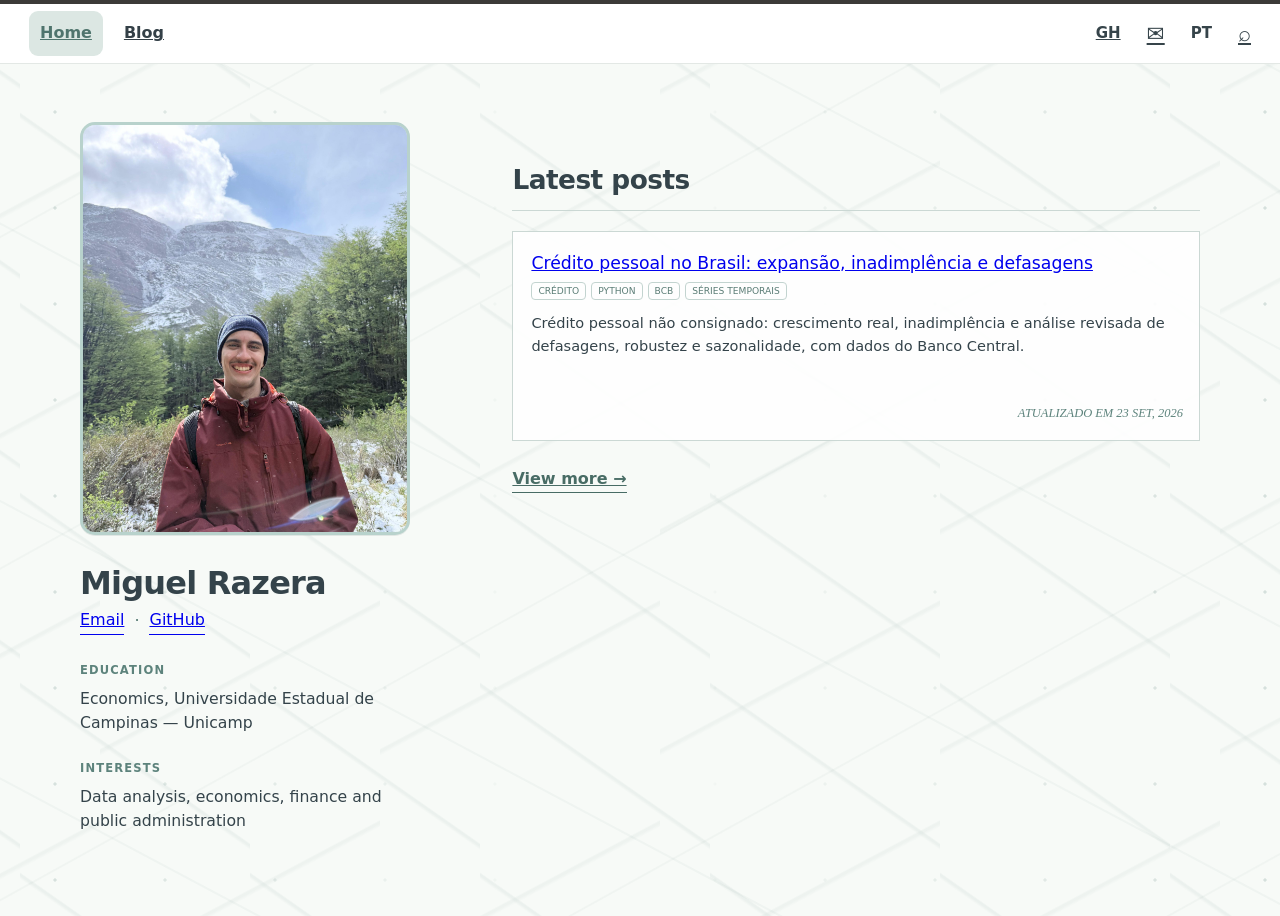
<file: index.html>
<!doctype html>
<html lang="pt-BR">
<head>
  <meta charset="utf-8">
  <meta name="viewport" content="width=device-width, initial-scale=1">
  <title>Miguel Razera · Economics and Data</title>
  <meta name="description" content="Página pessoal de Miguel Razera, economista interessado em dados, finanças e administração pública.">
  <meta property="og:title" content="Miguel Razera · Economia e Dados">
  <meta property="og:description" content="Economia, análise de dados e projetos em Python.">
  <meta property="og:image" content="https://miguelrazera99-svg.github.io/assets/Miguel_Sorrindo.jpg">
  <meta property="og:type" content="website">
<link rel="stylesheet" href="/assets/styles.css">
</head>
<body class="home-page">
  <header class="minimal-header">
    <nav class="minimal-nav" aria-label="Navegação principal">
      <div class="nav-pages">
        <a class="nav-tab active" href="/" aria-current="page">Home</a>
        <a class="nav-tab" href="/blog/">Blog</a>
      </div>
      <div class="nav-actions">
        <a href="https://github.com/miguelrazera99-svg" target="_blank" rel="noreferrer" aria-label="GitHub">GH</a>
        <a class="mail-icon" href="mailto:miguelrazera99@gmail.com" aria-label="Enviar e-mail">✉</a>
        <span aria-label="Idioma português">PT</span>
        <a class="search-icon" href="/blog/#search" aria-label="Pesquisar no blog">⌕</a>
      </div>
    </nav>
  </header>

  <main class="profile-home">
    <div class="network-background" aria-hidden="true"></div>
    <div class="profile-shell">
      <aside class="profile-column">
        <figure class="profile-photo-frame">
          <img src="assets/Miguel_Sorrindo.jpg" alt="Miguel Razera Sorrindo na Patagonia">
        </figure>
        <h1>Miguel Razera</h1>
        <div class="profile-links">
          <a href="mailto:miguelrazera99@gmail.com">Email</a>
          <span>·</span>
          <a href="https://github.com/miguelrazera99-svg" target="_blank" rel="noreferrer">GitHub</a>
        </div>

        <section class="profile-section">
          <h2>Education</h2>
          <p>Economics, Universidade Estadual de Campinas — Unicamp</p>
        </section>

        <section class="profile-section">
          <h2>Interests</h2>
          <p>Data analysis, economics, finance and public administration</p>
        </section>
      </aside>

      <section class="latest-column" aria-labelledby="latest-title">
        <h2 id="latest-title">Latest posts</h2>
        <article class="latest-card">
          <a class="latest-card-title" href="/artigos/credito-pessoal/">Crédito pessoal no Brasil: expansão, inadimplência e defasagens</a>
          <div class="compact-tags"><span>CRÉDITO</span><span>PYTHON</span><span>BCB</span><span>SÉRIES TEMPORAIS</span></div>
          <p>Crédito pessoal não consignado: crescimento real, inadimplência e análise revisada de defasagens, robustez e sazonalidade, com dados do Banco Central.</p>
          <time datetime="2026-09-23">ATUALIZADO EM 23 SET, 2026</time>
        </article>
        <a class="view-more" href="/blog/">View more →</a>
      </section>
    </div>
  </main>
</body>
</html>
</file>
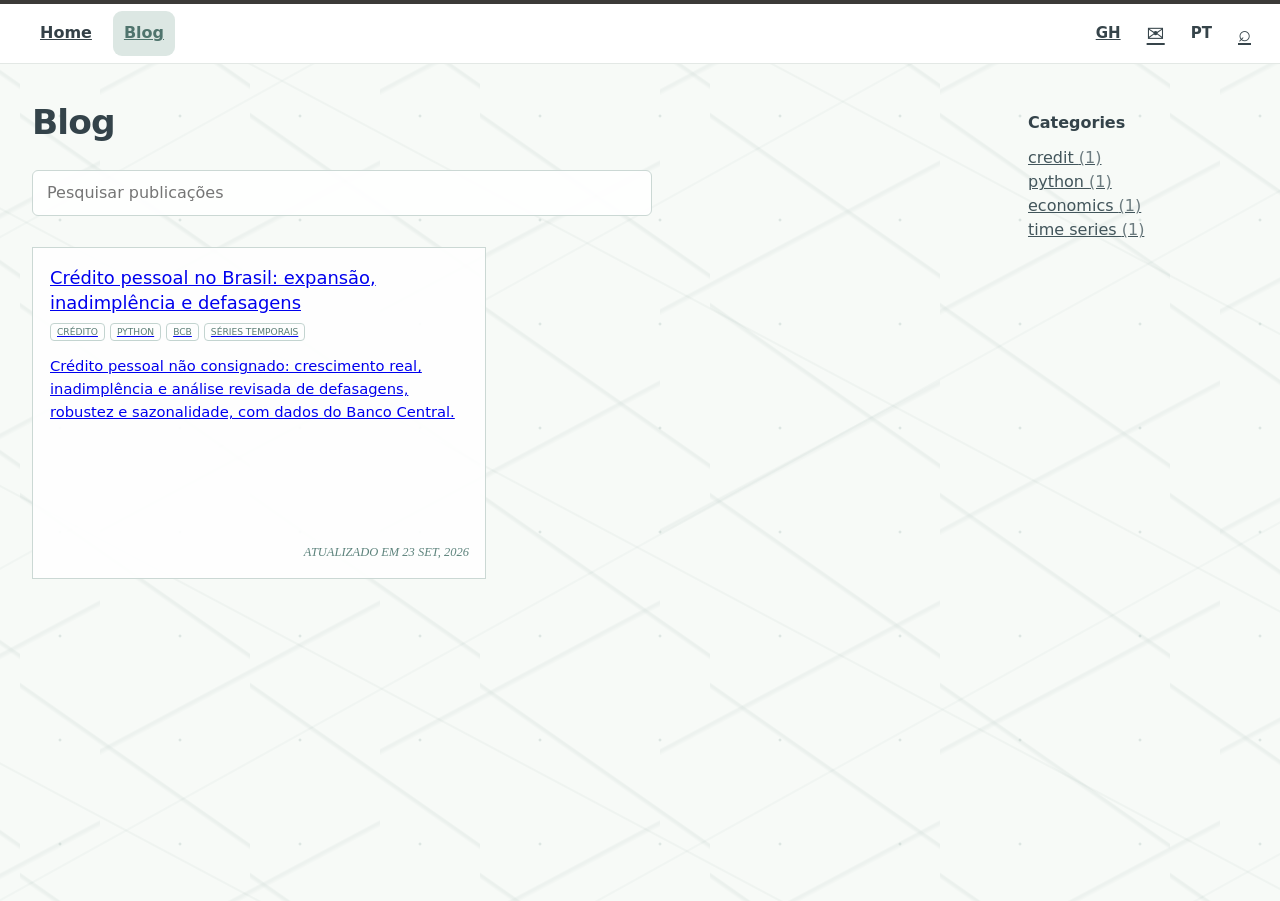
<file: blog/index.html>
<!doctype html>
<html lang="pt-BR">
<head>
  <meta charset="utf-8">
  <meta name="viewport" content="width=device-width, initial-scale=1">
  <title>Blog · Miguel Razera</title>
  <meta name="description" content="Projetos e exercícios de economia e análise de dados de Miguel Razera.">
  <link rel="stylesheet" href="/assets/styles.css">
  <script src="/assets/site.js" defer></script>
</head>
<body class="blog-page">
  <header class="minimal-header">
    <nav class="minimal-nav" aria-label="Navegação principal">
      <div class="nav-pages">
        <a class="nav-tab" href="/">Home</a>
        <a class="nav-tab active" href="/blog/" aria-current="page">Blog</a>
      </div>
      <div class="nav-actions">
        <a href="https://github.com/miguelrazera99-svg" target="_blank" rel="noreferrer" aria-label="GitHub">GH</a>
        <a class="mail-icon" href="mailto:miguelrazera99@gmail.com" aria-label="Enviar e-mail">✉</a>
        <span aria-label="Idioma português">PT</span>
        <a class="search-icon" href="#search" aria-label="Pesquisar no blog">⌕</a>
      </div>
    </nav>
  </header>

  <main class="blog-main">
    <div class="network-background" aria-hidden="true"></div>
    <div class="blog-shell">
      <section class="posts-area">
        <h1>Blog</h1>
        <label class="blog-search" id="search">
          <span class="visually-hidden">Pesquisar publicações</span>
          <input type="search" placeholder="Pesquisar publicações" autocomplete="off" data-blog-search>
        </label>

        <div class="post-grid" data-post-grid>
          <article class="blog-card" data-post="crédito python bcb séries temporais inadimplência economia">
            <a href="/artigos/credito-pessoal/">
              <h2>Crédito pessoal no Brasil: expansão, inadimplência e defasagens</h2>
              <div class="compact-tags"><span>CRÉDITO</span><span>PYTHON</span><span>BCB</span><span>SÉRIES TEMPORAIS</span></div>
              <p>Crédito pessoal não consignado: crescimento real, inadimplência e análise revisada de defasagens, robustez e sazonalidade, com dados do Banco Central.</p>
              <time datetime="2026-09-23">ATUALIZADO EM 23 SET, 2026</time>
            </a>
          </article>
        </div>

        <p class="no-results" data-no-results hidden>Nenhuma publicação encontrada.</p>
      </section>

      <aside class="categories" aria-label="Categorias">
        <h2>Categories</h2>
        <a href="#search" data-category="crédito">credit <span>(1)</span></a>
        <a href="#search" data-category="python">python <span>(1)</span></a>
        <a href="#search" data-category="economia">economics <span>(1)</span></a>
        <a href="#search" data-category="séries temporais">time series <span>(1)</span></a>
      </aside>
    </div>
  </main>
</body>
</html>
</file>
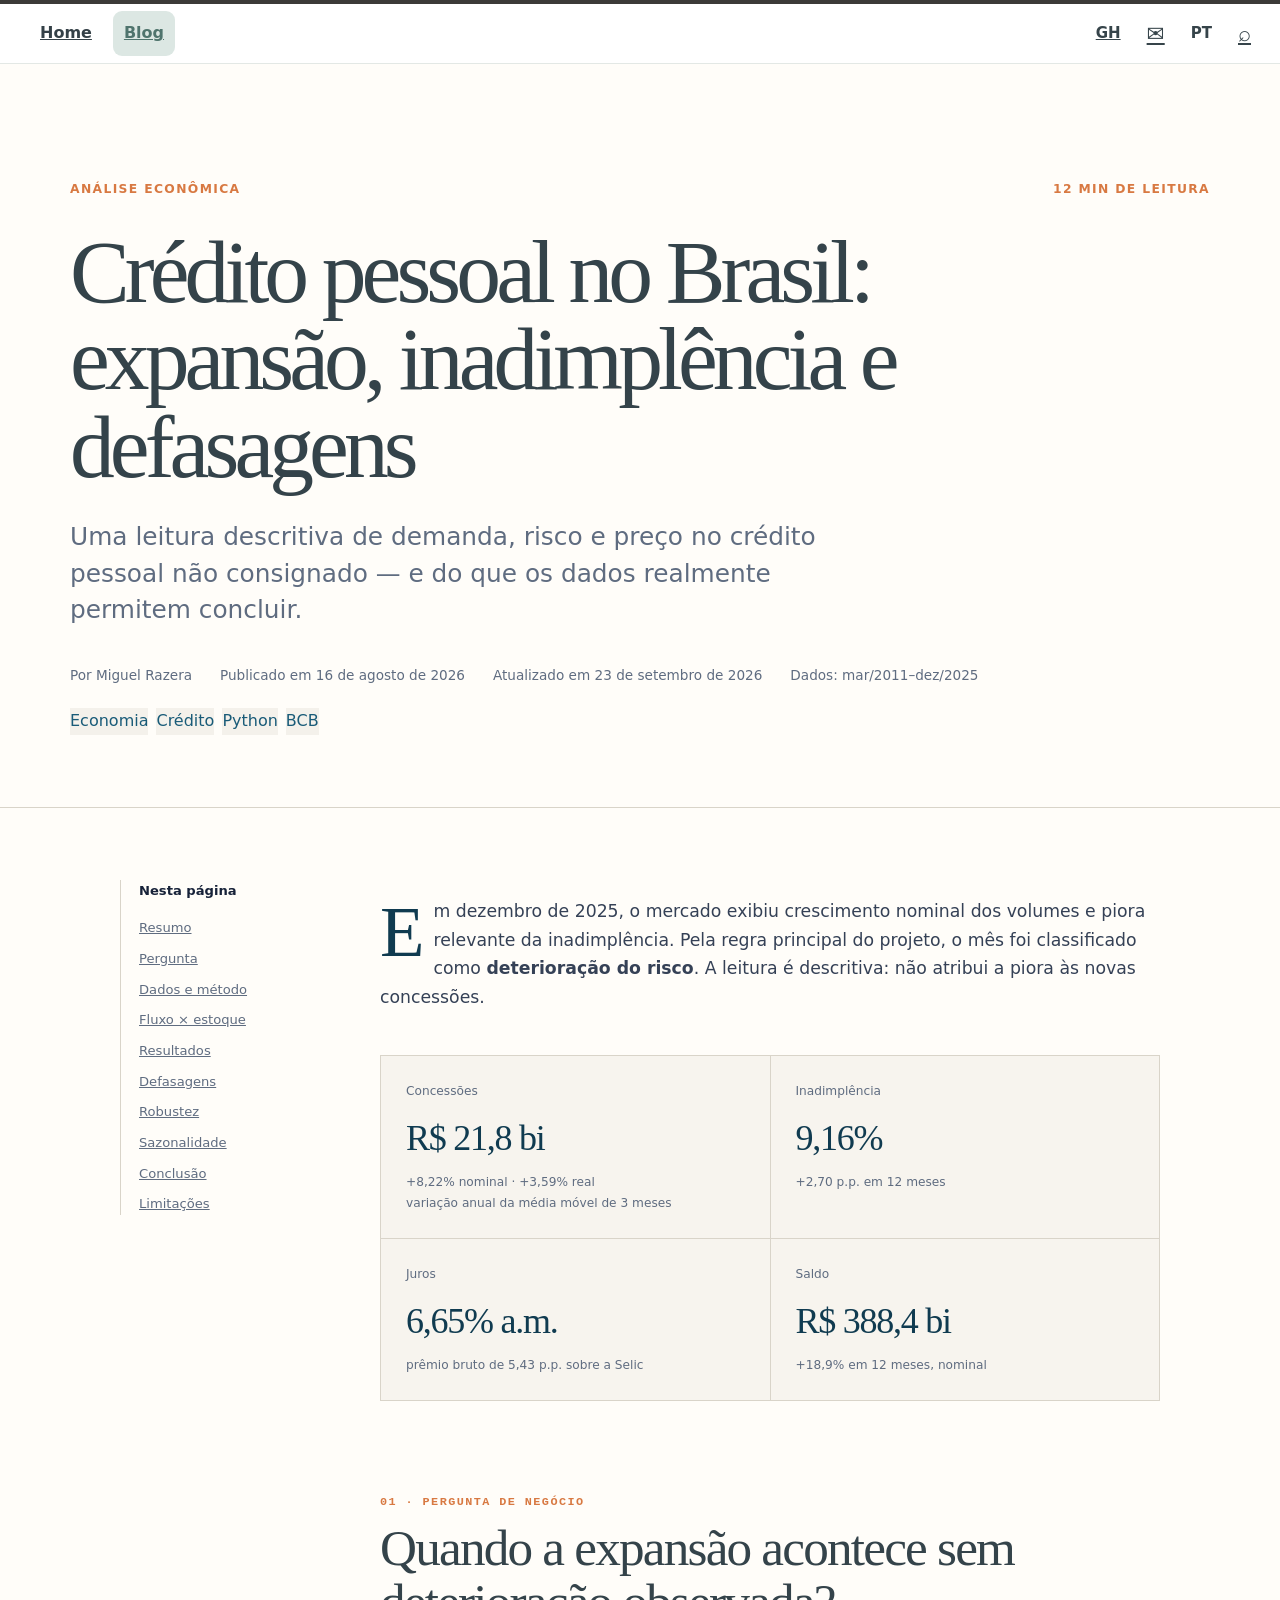
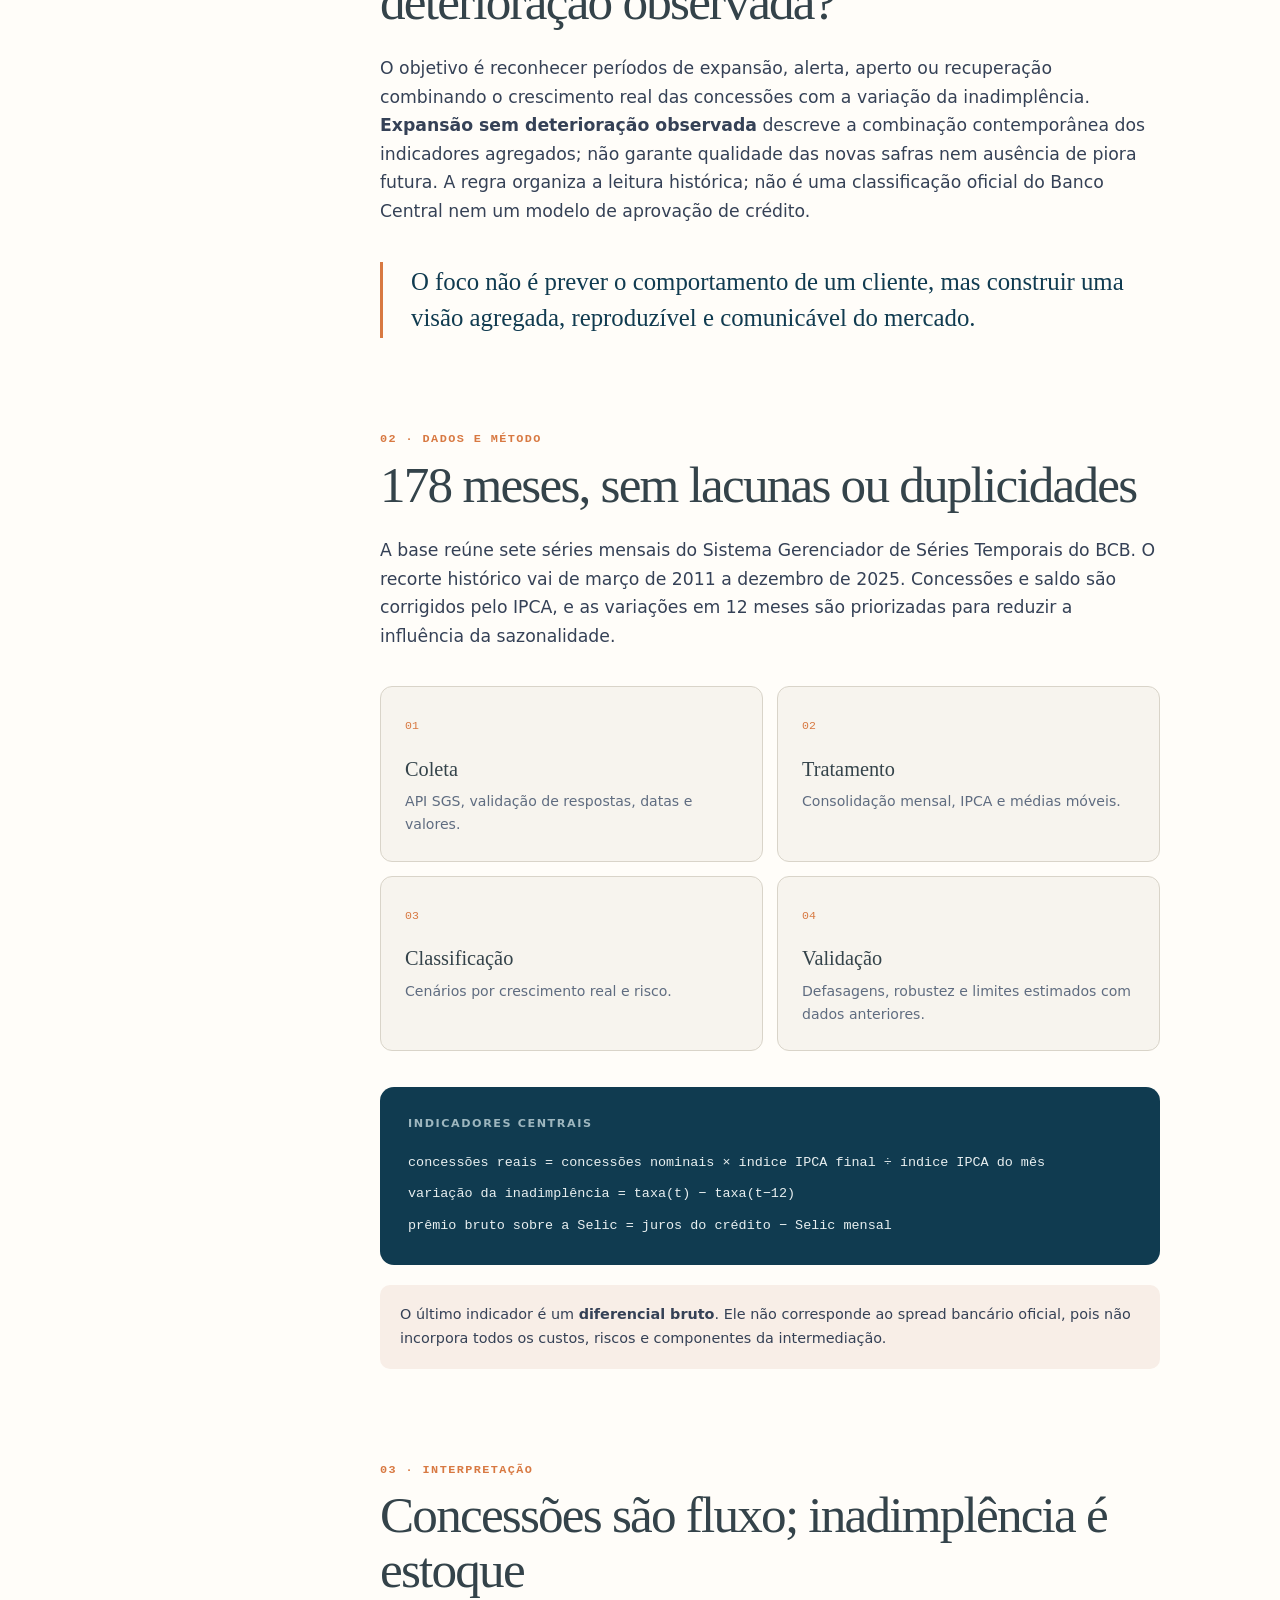
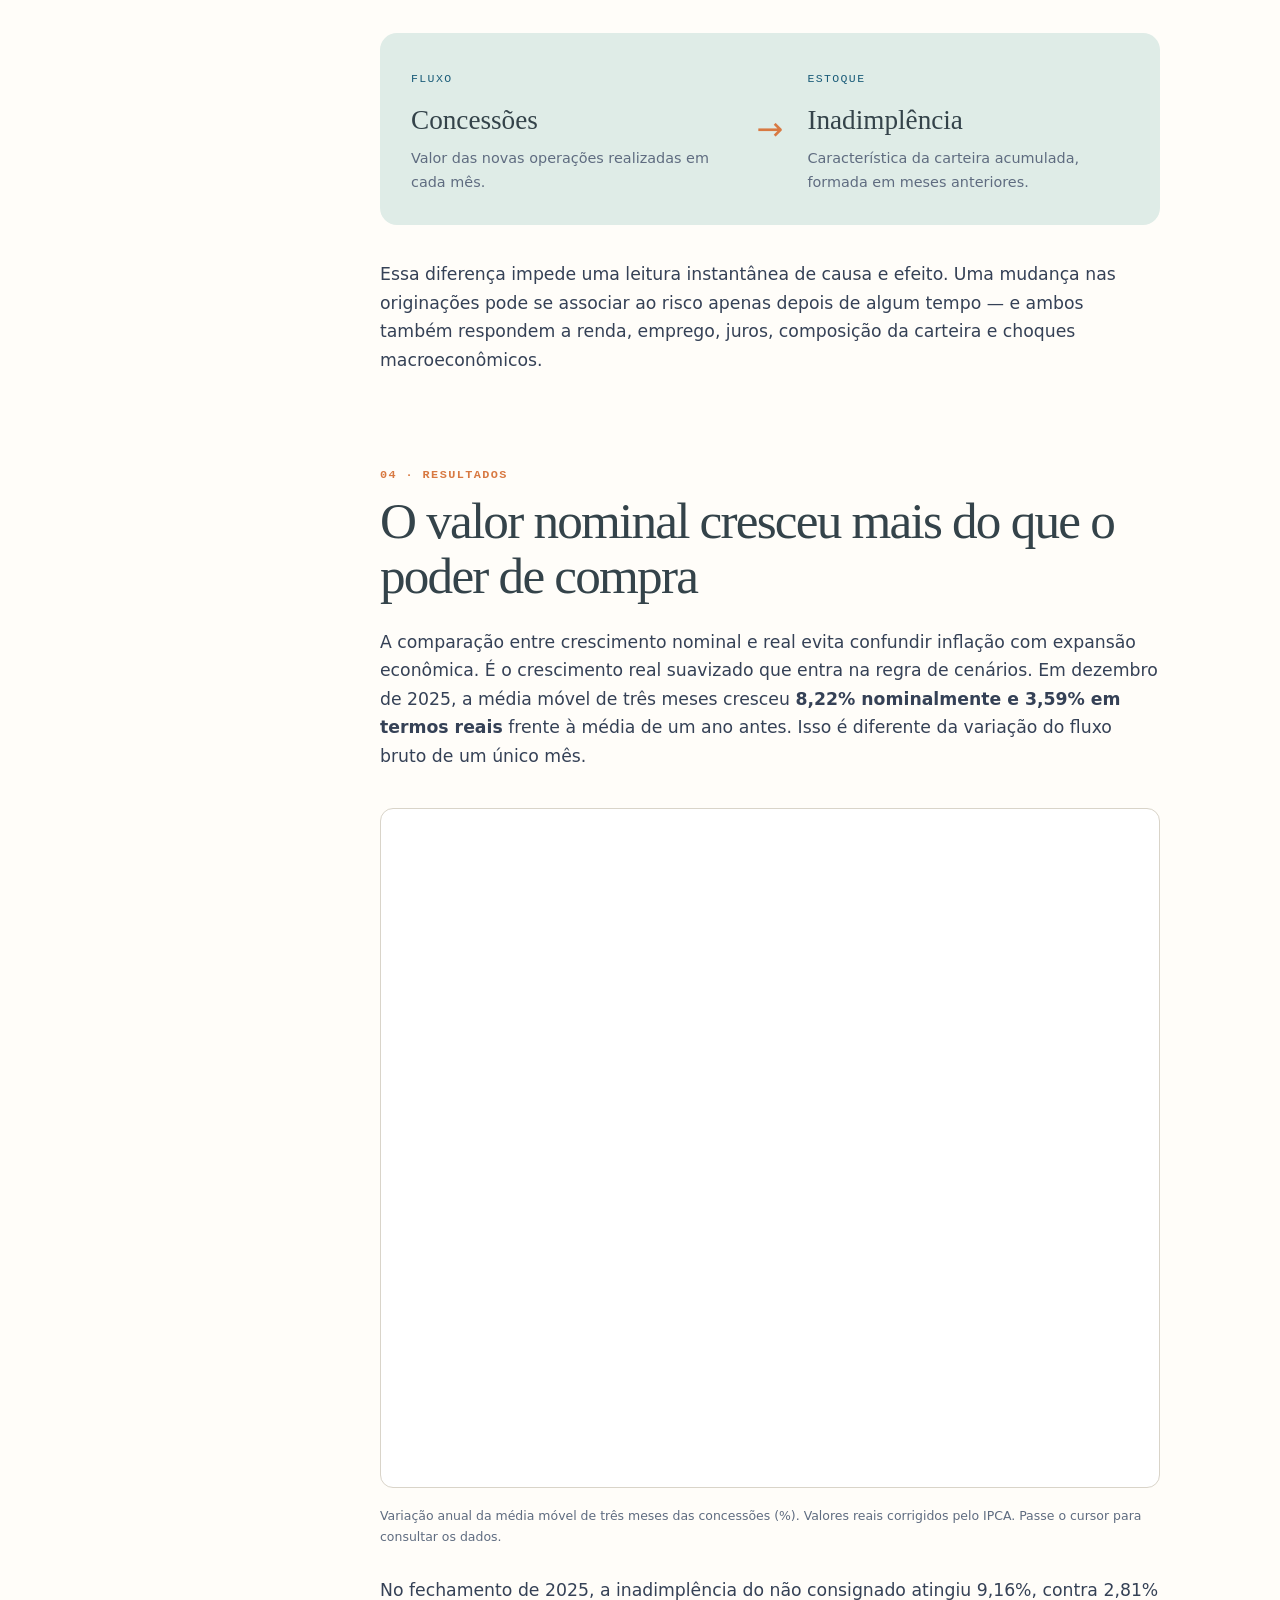
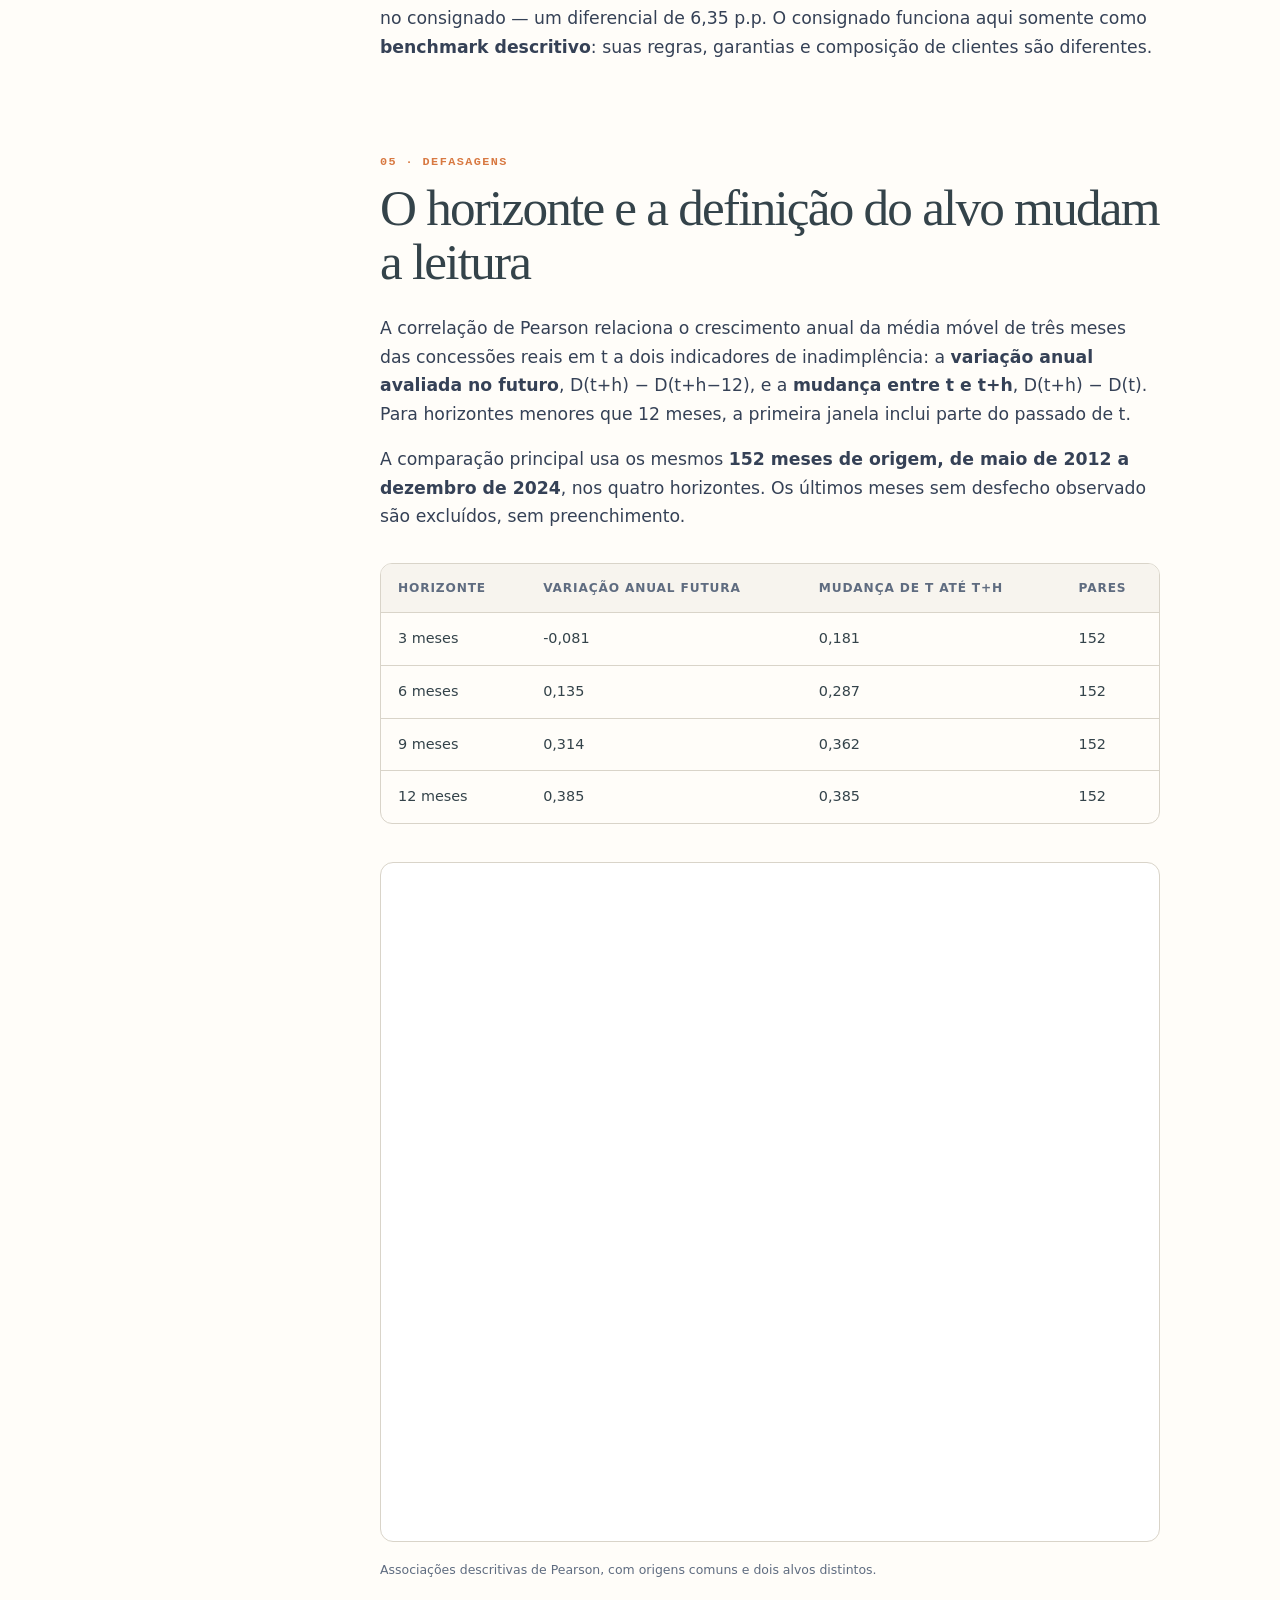
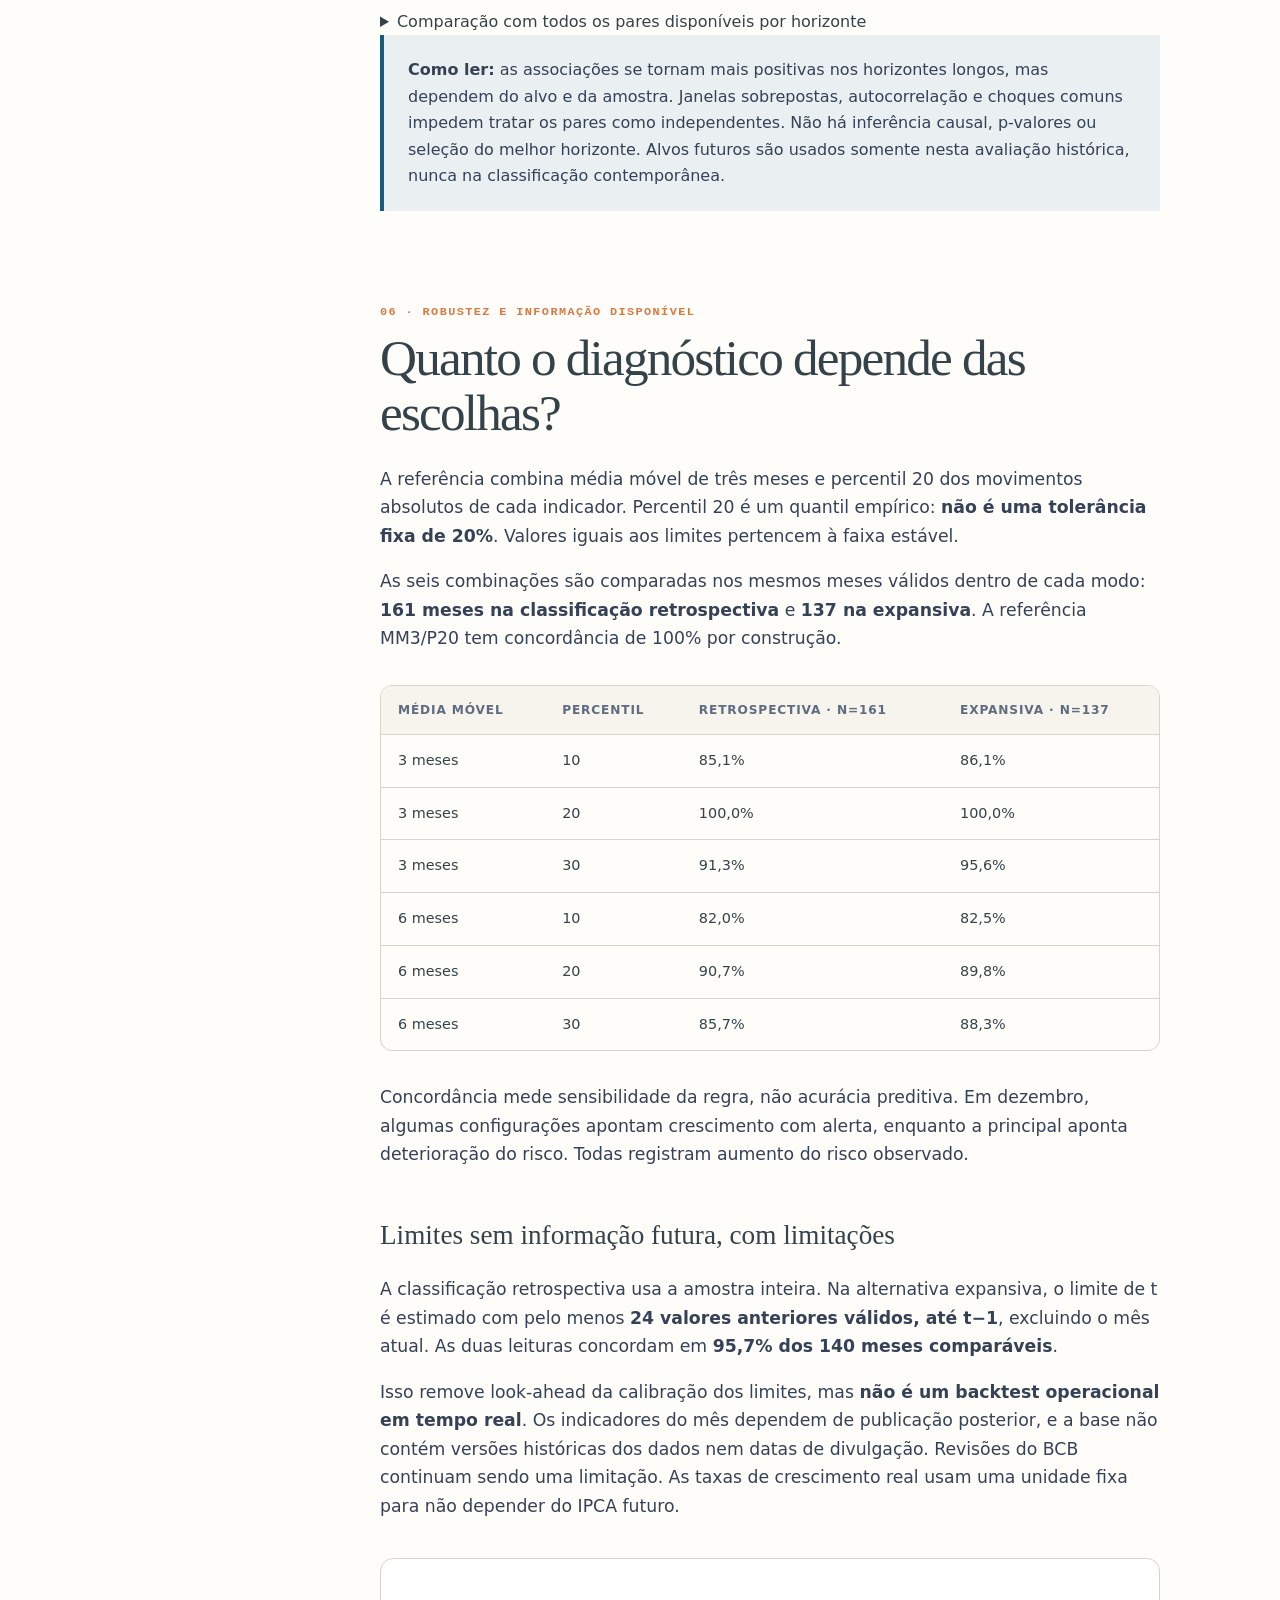
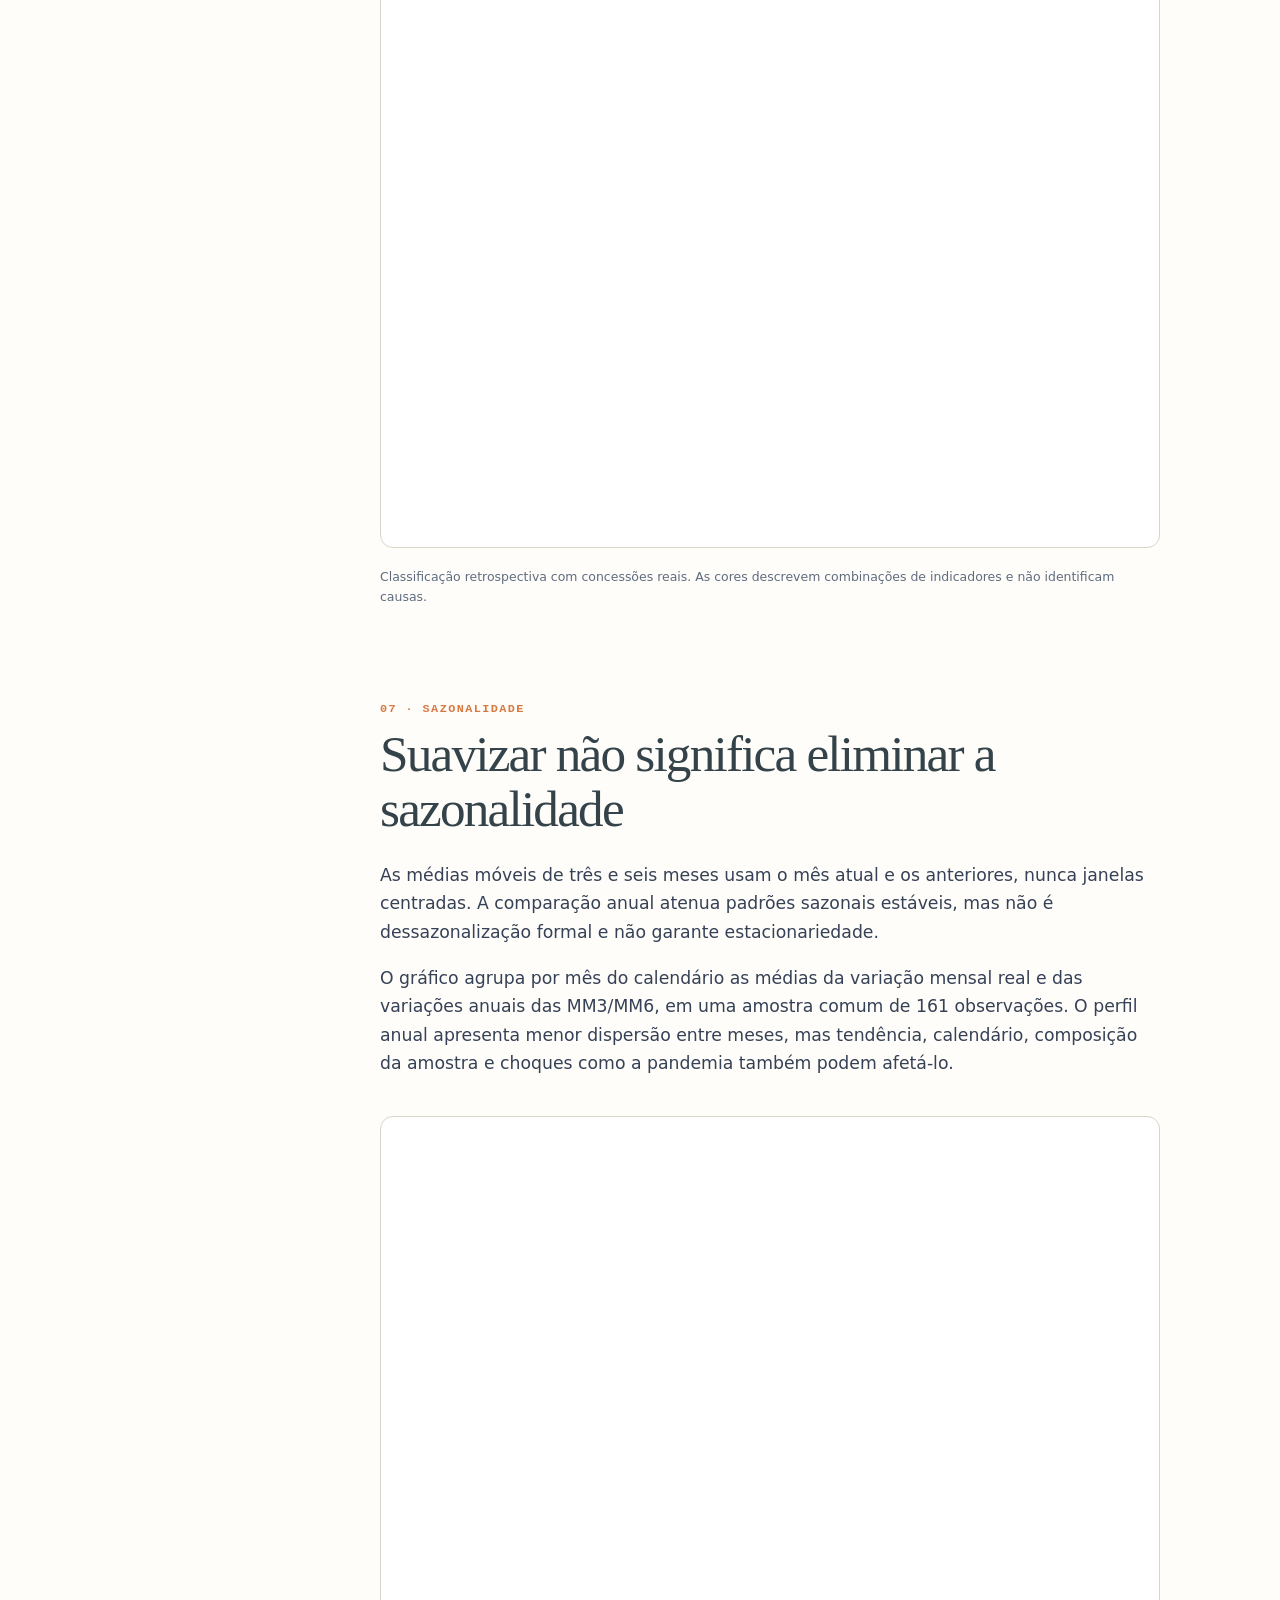
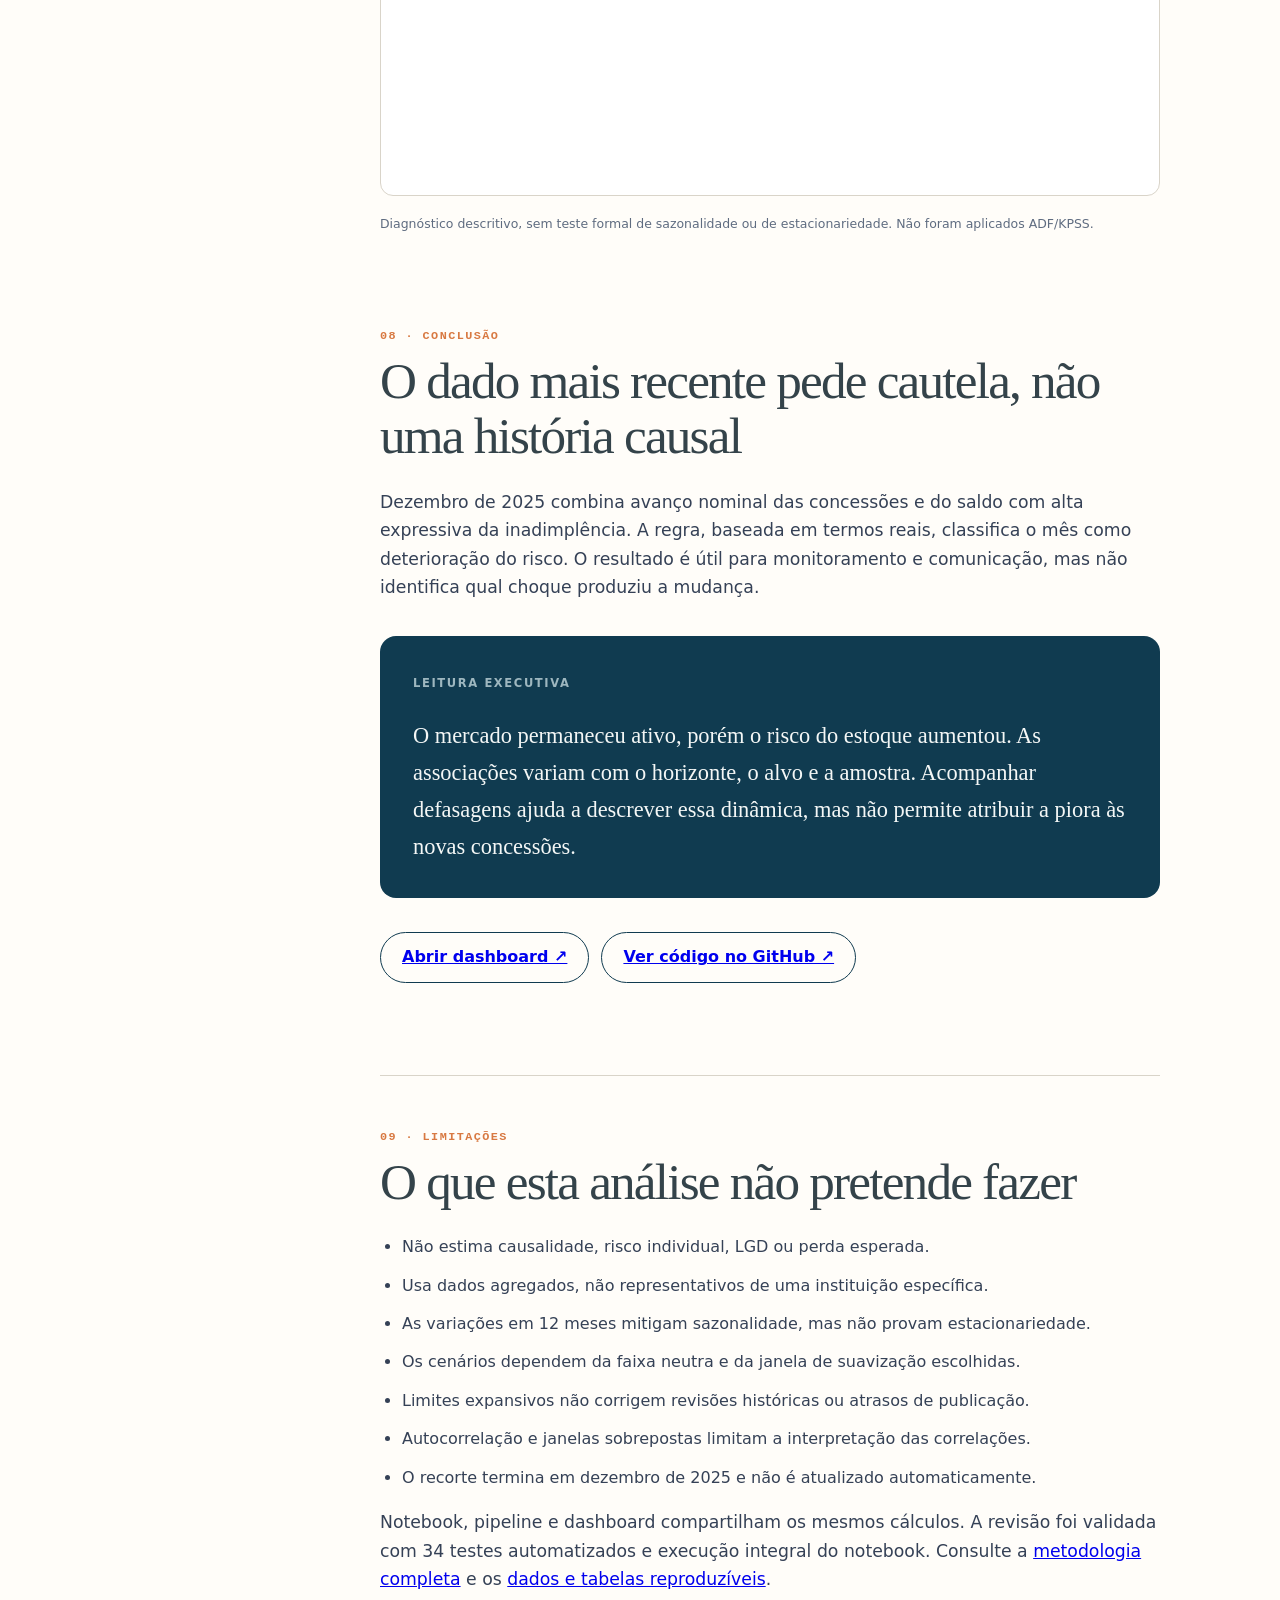
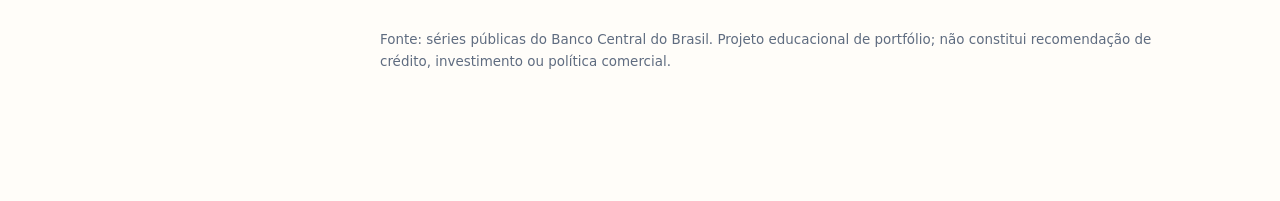
<file: artigos/credito-pessoal/index.html>
<!doctype html>
<html lang="pt-BR">
<head>
  <meta charset="utf-8"><meta name="viewport" content="width=device-width, initial-scale=1">
  <title>Crédito pessoal no Brasil: expansão, inadimplência e defasagens · Miguel Razera</title>
  <meta name="description" content="Análise descritiva do crédito pessoal não consignado no Brasil entre março de 2011 e dezembro de 2025.">
  <meta property="og:title" content="Crédito pessoal no Brasil: expansão, inadimplência e defasagens">
  <meta property="og:description" content="Dados do Banco Central, cenários de risco, testes de robustez e associações defasadas.">
  <meta property="og:type" content="article">
  <meta property="article:published_time" content="2026-08-16">
  <meta property="article:modified_time" content="2026-09-23">
  <link rel="canonical" href="https://miguelrazera99-svg.github.io/artigos/credito-pessoal/">
  <link rel="stylesheet" href="/assets/styles.css">
</head>
<body class="article-detail-page">
  <header class="minimal-header"><nav class="minimal-nav" aria-label="Navegação principal"><div class="nav-pages"><a class="nav-tab" href="/">Home</a><a class="nav-tab active" href="/blog/">Blog</a></div><div class="nav-actions"><a href="https://github.com/miguelrazera99-svg" target="_blank" rel="noreferrer" aria-label="GitHub">GH</a><a class="mail-icon" href="mailto:miguelrazera99@gmail.com" aria-label="Enviar e-mail">✉</a><span>PT</span><a class="search-icon" href="/blog/#search" aria-label="Pesquisar no blog">⌕</a></div></nav></header>
  <main class="article-page">
    <header class="article-hero shell">
      <div class="article-kicker-row"><span>Análise econômica</span><span>12 min de leitura</span></div>
      <h1>Crédito pessoal no Brasil: expansão, inadimplência e defasagens</h1>
      <p class="article-deck">Uma leitura descritiva de demanda, risco e preço no crédito pessoal não consignado — e do que os dados realmente permitem concluir.</p>
      <div class="article-meta"><span>Por Miguel Razera</span><span>Publicado em <time datetime="2026-08-16">16 de agosto de 2026</time></span><span>Atualizado em <time datetime="2026-09-23">23 de setembro de 2026</time></span><span>Dados: mar/2011–dez/2025</span></div>
      <div class="tag-row article-tags"><span>Economia</span><span>Crédito</span><span>Python</span><span>BCB</span></div>
    </header>
    <div class="article-rule"></div>
    <div class="article-layout shell">
      <aside class="toc" aria-label="Nesta página"><p>Nesta página</p><a href="#resumo">Resumo</a><a href="#pergunta">Pergunta</a><a href="#dados">Dados e método</a><a href="#fluxo-estoque">Fluxo × estoque</a><a href="#resultados">Resultados</a><a href="#defasagens">Defasagens</a><a href="#robustez">Robustez</a><a href="#sazonalidade">Sazonalidade</a><a href="#conclusao">Conclusão</a><a href="#limitacoes">Limitações</a></aside>
      <article class="article-body">
        <section id="resumo" class="lead-section">
          <p class="dropcap">Em dezembro de 2025, o mercado exibiu crescimento nominal dos volumes e piora relevante da inadimplência. Pela regra principal do projeto, o mês foi classificado como <strong>deterioração do risco</strong>. A leitura é descritiva: não atribui a piora às novas concessões.</p>
          <div class="key-numbers">
            <div><span>Concessões</span><strong>R$ 21,8 bi</strong><small>+8,22% nominal · +3,59% real<br>variação anual da média móvel de 3 meses</small></div>
            <div><span>Inadimplência</span><strong>9,16%</strong><small>+2,70 p.p. em 12 meses</small></div>
            <div><span>Juros</span><strong>6,65% a.m.</strong><small>prêmio bruto de 5,43 p.p. sobre a Selic</small></div>
            <div><span>Saldo</span><strong>R$ 388,4 bi</strong><small>+18,9% em 12 meses, nominal</small></div>
          </div>
        </section>
        <section id="pergunta">
          <p class="section-label">01 · PERGUNTA DE NEGÓCIO</p><h2>Quando a expansão acontece sem deterioração observada?</h2>
          <p>O objetivo é reconhecer períodos de expansão, alerta, aperto ou recuperação combinando o crescimento real das concessões com a variação da inadimplência. <strong>Expansão sem deterioração observada</strong> descreve a combinação contemporânea dos indicadores agregados; não garante qualidade das novas safras nem ausência de piora futura. A regra organiza a leitura histórica; não é uma classificação oficial do Banco Central nem um modelo de aprovação de crédito.</p>
          <blockquote>O foco não é prever o comportamento de um cliente, mas construir uma visão agregada, reproduzível e comunicável do mercado.</blockquote>
        </section>
        <section id="dados">
          <p class="section-label">02 · DADOS E MÉTODO</p><h2>178 meses, sem lacunas ou duplicidades</h2>
          <p>A base reúne sete séries mensais do Sistema Gerenciador de Séries Temporais do BCB. O recorte histórico vai de março de 2011 a dezembro de 2025. Concessões e saldo são corrigidos pelo IPCA, e as variações em 12 meses são priorizadas para reduzir a influência da sazonalidade.</p>
          <div class="method-grid">
            <div><span>01</span><strong>Coleta</strong><p>API SGS, validação de respostas, datas e valores.</p></div><div><span>02</span><strong>Tratamento</strong><p>Consolidação mensal, IPCA e médias móveis.</p></div><div><span>03</span><strong>Classificação</strong><p>Cenários por crescimento real e risco.</p></div><div><span>04</span><strong>Validação</strong><p>Defasagens, robustez e limites estimados com dados anteriores.</p></div>
          </div>
          <div class="formula-card"><p>INDICADORES CENTRAIS</p><code>concessões reais = concessões nominais × índice IPCA final ÷ índice IPCA do mês</code><code>variação da inadimplência = taxa(t) − taxa(t−12)</code><code>prêmio bruto sobre a Selic = juros do crédito − Selic mensal</code></div>
          <p class="note">O último indicador é um <strong>diferencial bruto</strong>. Ele não corresponde ao spread bancário oficial, pois não incorpora todos os custos, riscos e componentes da intermediação.</p>
        </section>
        <section id="fluxo-estoque">
          <p class="section-label">03 · INTERPRETAÇÃO</p><h2>Concessões são fluxo; inadimplência é estoque</h2>
          <div class="comparison-card"><div><span>FLUXO</span><h3>Concessões</h3><p>Valor das novas operações realizadas em cada mês.</p></div><div class="comparison-arrow">→</div><div><span>ESTOQUE</span><h3>Inadimplência</h3><p>Característica da carteira acumulada, formada em meses anteriores.</p></div></div>
          <p>Essa diferença impede uma leitura instantânea de causa e efeito. Uma mudança nas originações pode se associar ao risco apenas depois de algum tempo — e ambos também respondem a renda, emprego, juros, composição da carteira e choques macroeconômicos.</p>
        </section>
        <section id="resultados">
          <p class="section-label">04 · RESULTADOS</p><h2>O valor nominal cresceu mais do que o poder de compra</h2>
          <p>A comparação entre crescimento nominal e real evita confundir inflação com expansão econômica. É o crescimento real suavizado que entra na regra de cenários. Em dezembro de 2025, a média móvel de três meses cresceu <strong>8,22% nominalmente e 3,59% em termos reais</strong> frente à média de um ano antes. Isso é diferente da variação do fluxo bruto de um único mês.</p>
          <figure class="chart-frame"><iframe src="/figures/crescimento-nominal-real.html" title="Variação anual da média móvel de três meses das concessões: nominal e real" loading="lazy"></iframe><figcaption>Variação anual da média móvel de três meses das concessões (%). Valores reais corrigidos pelo IPCA. Passe o cursor para consultar os dados.</figcaption></figure>
          <p>No fechamento de 2025, a inadimplência do não consignado atingiu 9,16%, contra 2,81% no consignado — um diferencial de 6,35 p.p. O consignado funciona aqui somente como <strong>benchmark descritivo</strong>: suas regras, garantias e composição de clientes são diferentes.</p>
        </section>
        <section id="defasagens">
<p class="section-label">05 · DEFASAGENS</p><h2>O horizonte e a definição do alvo mudam a leitura</h2>
<p>A correlação de Pearson relaciona o crescimento anual da média móvel de três meses das concessões reais em t a dois indicadores de inadimplência: a <strong>variação anual avaliada no futuro</strong>, D(t+h) − D(t+h−12), e a <strong>mudança entre t e t+h</strong>, D(t+h) − D(t). Para horizontes menores que 12 meses, a primeira janela inclui parte do passado de t.</p>
<p>A comparação principal usa os mesmos <strong>152 meses de origem, de maio de 2012 a dezembro de 2024</strong>, nos quatro horizontes. Os últimos meses sem desfecho observado são excluídos, sem preenchimento.</p>
<div class="table-wrap"><table><thead><tr><th scope="col">Horizonte</th><th scope="col">Variação anual futura</th><th scope="col">Mudança de t até t+h</th><th scope="col">Pares</th></tr></thead><tbody><tr><td>3 meses</td><td>-0,081</td><td>0,181</td><td>152</td></tr><tr><td>6 meses</td><td>0,135</td><td>0,287</td><td>152</td></tr><tr><td>9 meses</td><td>0,314</td><td>0,362</td><td>152</td></tr><tr><td>12 meses</td><td>0,385</td><td>0,385</td><td>152</td></tr></tbody></table></div>
<figure class="chart-frame"><iframe src="/figures/defasagens.html" title="Correlações por horizonte em amostra comum" loading="lazy"></iframe><figcaption>Associações descritivas de Pearson, com origens comuns e dois alvos distintos.</figcaption></figure>
<details><summary>Comparação com todos os pares disponíveis por horizonte</summary>
<div class="table-wrap"><table><thead><tr><th scope="col">Horizonte</th><th scope="col">Variação anual futura</th><th scope="col">Mudança de t até t+h</th><th scope="col">Pares</th></tr></thead><tbody><tr><td>3 meses</td><td>-0,027</td><td>0,211</td><td>161</td></tr><tr><td>6 meses</td><td>0,176</td><td>0,318</td><td>158</td></tr><tr><td>9 meses</td><td>0,339</td><td>0,381</td><td>155</td></tr><tr><td>12 meses</td><td>0,385</td><td>0,385</td><td>152</td></tr></tbody></table></div></details>
<div class="interpretation-box"><strong>Como ler:</strong> as associações se tornam mais positivas nos horizontes longos, mas dependem do alvo e da amostra. Janelas sobrepostas, autocorrelação e choques comuns impedem tratar os pares como independentes. Não há inferência causal, p-valores ou seleção do melhor horizonte. Alvos futuros são usados somente nesta avaliação histórica, nunca na classificação contemporânea.</div>
        </section>
        <section id="robustez">
<p class="section-label">06 · ROBUSTEZ E INFORMAÇÃO DISPONÍVEL</p><h2>Quanto o diagnóstico depende das escolhas?</h2>
<p>A referência combina média móvel de três meses e percentil 20 dos movimentos absolutos de cada indicador. Percentil 20 é um quantil empírico: <strong>não é uma tolerância fixa de 20%</strong>. Valores iguais aos limites pertencem à faixa estável.</p>
<p>As seis combinações são comparadas nos mesmos meses válidos dentro de cada modo: <strong>161 meses na classificação retrospectiva</strong> e <strong>137 na expansiva</strong>. A referência MM3/P20 tem concordância de 100% por construção.</p>
<div class="table-wrap"><table><thead><tr><th scope="col">Média móvel</th><th scope="col">Percentil</th><th scope="col">Retrospectiva · n=161</th><th scope="col">Expansiva · n=137</th></tr></thead><tbody><tr><td>3 meses</td><td>10</td><td>85,1%</td><td>86,1%</td></tr><tr><td>3 meses</td><td>20</td><td>100,0%</td><td>100,0%</td></tr><tr><td>3 meses</td><td>30</td><td>91,3%</td><td>95,6%</td></tr><tr><td>6 meses</td><td>10</td><td>82,0%</td><td>82,5%</td></tr><tr><td>6 meses</td><td>20</td><td>90,7%</td><td>89,8%</td></tr><tr><td>6 meses</td><td>30</td><td>85,7%</td><td>88,3%</td></tr></tbody></table></div>
<p>Concordância mede sensibilidade da regra, não acurácia preditiva. Em dezembro, algumas configurações apontam crescimento com alerta, enquanto a principal aponta deterioração do risco. Todas registram aumento do risco observado.</p>
<h3>Limites sem informação futura, com limitações</h3>
<p>A classificação retrospectiva usa a amostra inteira. Na alternativa expansiva, o limite de t é estimado com pelo menos <strong>24 valores anteriores válidos, até t−1</strong>, excluindo o mês atual. As duas leituras concordam em <strong>95,7% dos 140 meses comparáveis</strong>.</p>
<p>Isso remove look-ahead da calibração dos limites, mas <strong>não é um backtest operacional em tempo real</strong>. Os indicadores do mês dependem de publicação posterior, e a base não contém versões históricas dos dados nem datas de divulgação. Revisões do BCB continuam sendo uma limitação. As taxas de crescimento real usam uma unidade fixa para não depender do IPCA futuro.</p>
<figure class="chart-frame timeline-frame"><iframe src="/figures/linha-tempo-cenarios.html" title="Linha do tempo da classificação retrospectiva MM3 e percentil 20" loading="lazy"></iframe><figcaption>Classificação retrospectiva com concessões reais. As cores descrevem combinações de indicadores e não identificam causas.</figcaption></figure>
        </section>
        <section id="sazonalidade">
<p class="section-label">07 · SAZONALIDADE</p><h2>Suavizar não significa eliminar a sazonalidade</h2>
<p>As médias móveis de três e seis meses usam o mês atual e os anteriores, nunca janelas centradas. A comparação anual atenua padrões sazonais estáveis, mas não é dessazonalização formal e não garante estacionariedade.</p>
<p>O gráfico agrupa por mês do calendário as médias da variação mensal real e das variações anuais das MM3/MM6, em uma amostra comum de 161 observações. O perfil anual apresenta menor dispersão entre meses, mas tendência, calendário, composição da amostra e choques como a pandemia também podem afetá-lo.</p>
<figure class="chart-frame"><iframe src="/figures/sazonalidade.html" title="Perfil descritivo das variações por mês do calendário" loading="lazy"></iframe><figcaption>Diagnóstico descritivo, sem teste formal de sazonalidade ou de estacionariedade. Não foram aplicados ADF/KPSS.</figcaption></figure>
</section>
<section id="conclusao">
          <p class="section-label">08 · CONCLUSÃO</p><h2>O dado mais recente pede cautela, não uma história causal</h2>
          <p>Dezembro de 2025 combina avanço nominal das concessões e do saldo com alta expressiva da inadimplência. A regra, baseada em termos reais, classifica o mês como deterioração do risco. O resultado é útil para monitoramento e comunicação, mas não identifica qual choque produziu a mudança.</p>
          <div class="conclusion-card"><span>LEITURA EXECUTIVA</span><p>O mercado permaneceu ativo, porém o risco do estoque aumentou. As associações variam com o horizonte, o alvo e a amostra. Acompanhar defasagens ajuda a descrever essa dinâmica, mas não permite atribuir a piora às novas concessões.</p></div>
          <div class="article-actions"><a class="button button-primary" href="https://credito-inadimplencia-bcb.streamlit.app/" target="_blank" rel="noreferrer">Abrir dashboard ↗</a><a class="button button-secondary" href="https://github.com/miguelrazera99-svg/analise-inadimplencia-credito-pessoal" target="_blank" rel="noreferrer">Ver código no GitHub ↗</a></div>
        </section>
        <section id="limitacoes" class="limitations">
          <p class="section-label">09 · LIMITAÇÕES</p><h2>O que esta análise não pretende fazer</h2>
          <ul><li>Não estima causalidade, risco individual, LGD ou perda esperada.</li><li>Usa dados agregados, não representativos de uma instituição específica.</li><li>As variações em 12 meses mitigam sazonalidade, mas não provam estacionariedade.</li><li>Os cenários dependem da faixa neutra e da janela de suavização escolhidas.</li><li>Limites expansivos não corrigem revisões históricas ou atrasos de publicação.</li><li>Autocorrelação e janelas sobrepostas limitam a interpretação das correlações.</li><li>O recorte termina em dezembro de 2025 e não é atualizado automaticamente.</li></ul>
          <p>Notebook, pipeline e dashboard compartilham os mesmos cálculos. A revisão foi validada com 34 testes automatizados e execução integral do notebook. Consulte a <a href="https://github.com/miguelrazera99-svg/analise-inadimplencia-credito-pessoal/blob/main/docs/metodologia.md">metodologia completa</a> e os <a href="https://github.com/miguelrazera99-svg/analise-inadimplencia-credito-pessoal/tree/main/data/processed">dados e tabelas reproduzíveis</a>.</p><p class="source-note">Fonte: séries públicas do Banco Central do Brasil. Projeto educacional de portfólio; não constitui recomendação de crédito, investimento ou política comercial.</p>
        </section>
      </article>
    </div>
  </main>
</body>
</html>
</file>
<file: assets/styles.css>
:root {
  --ink: #172239;
  --muted: #5f6c80;
  --paper: #f7f4ee;
  --surface: #fffdf9;
  --line: #d9d4c9;
  --blue: #195b78;
  --blue-dark: #103b50;
  --accent: #d87942;
  --mint: #dfece7;
}

* { box-sizing: border-box; }
html { scroll-behavior: smooth; }
body {
  margin: 0;
  background: var(--paper);
  /*color: var(--ink);*/
  font-family: Inter, ui-sans-serif, system-ui, -apple-system, BlinkMacSystemFont, "Segoe UI", sans-serif;
  line-height: 1.65;
  text-rendering: optimizeLegibility;
}
/*a { color: inherit; text-decoration: none; }*/
.shell { width: min(1140px, calc(100% - 40px)); margin-inline: auto; }

.site-header {
  position: sticky;
  top: 0;
  z-index: 20;
  border-bottom: 1px solid rgba(23, 34, 57, 0.12);
  background: rgba(247, 244, 238, 0.94);
  backdrop-filter: blur(12px);
}
.header-inner { min-height: 74px; display: flex; align-items: center; justify-content: space-between; gap: 28px; }
.brand { display: inline-flex; align-items: center; gap: 11px; font-weight: 760; letter-spacing: -0.02em; }
.brand-mark {
  display: grid;
  place-items: center;
  width: 38px;
  height: 38px;
  border-radius: 50%;
 /* color: #fff;*/
  background: var(--blue-dark);
  font-size: 0.78rem;
  letter-spacing: 0.04em;
}
nav { display: flex; align-items: center; gap: 25px; font-size: 0.92rem; font-weight: 650; }
/*nav a { color: var(--muted); transition: color 160ms ease; }*/
/*nav a:hover, nav a:focus-visible { color: var(--blue); }*/

.hero { padding-block: clamp(82px, 12vw, 150px) clamp(90px, 12vw, 145px); }
/*.eyebrow { margin: 0 0 18px; color: var(--accent); font-size: 0.76rem; font-weight: 800; letter-spacing: 0.16em; }*/
.hero h1 {
  max-width: 900px;
  margin: 0;
  font-family: Georgia, "Times New Roman", serif;
  font-size: clamp(3rem, 7.5vw, 6.8rem);
  line-height: 0.98;
  letter-spacing: -0.055em;
  font-weight: 500;
}
/*.hero-copy { max-width: 720px; margin: 34px 0 0; color: var(--muted); font-size: clamp(1.08rem, 2vw, 1.3rem); }*/
.hero-actions { display: flex; flex-wrap: wrap; gap: 12px; margin-top: 38px; }
.button {
  min-height: 48px;
  display: inline-flex;
  align-items: center;
  justify-content: center;
  border: 1px solid var(--blue-dark);
  border-radius: 999px;
  padding: 11px 21px;
  font-weight: 720;
  transition: transform 160ms ease, background 160ms ease;
}
.button:hover { transform: translateY(-2px); }
/*.button-primary { color: #fff; background: var(--blue-dark); }*/
.button-secondary { background: transparent; }

/*.feature-band { padding-block: 95px; color: #f9f6ef; background: var(--blue-dark); }*/
.feature-grid { display: grid; grid-template-columns: 0.86fr 1.14fr; gap: clamp(40px, 7vw, 90px); align-items: center; }
.feature-intro h2 { max-width: 480px; margin: 0 0 22px; font-family: Georgia, serif; font-size: clamp(2.5rem, 5vw, 4.8rem); line-height: 1.03; font-weight: 500; letter-spacing: -0.04em; }
/*.feature-intro > p:not(.eyebrow) { color: #c7d2d6; font-size: 1.08rem; }*/
.tag-row { display: flex; flex-wrap: wrap; gap: 8px; margin-top: 28px; }
/*.tag-row span { border: 1px solid rgba(255,255,255,.24); border-radius: 999px; padding: 6px 11px; font-size: .78rem; color: #dce5e7; }*/

/*.project-card { padding: clamp(26px, 4vw, 44px); border-radius: 22px; color: var(--ink); background: var(--surface); box-shadow: 0 26px 80px rgba(0, 0, 0, .18); }*/
.project-card-top { display: flex; justify-content: space-between; align-items: center; gap: 14px; padding-bottom: 19px; border-bottom: 1px solid var(--line); font-size: .79rem; }
/*.project-card-top p { margin: 0; color: var(--muted); }*/
/*.project-card-top span { border-radius: 999px; padding: 6px 10px; color: #8a3c25; background: #f8e6dc; font-weight: 750; }*/
.metric-grid { display: grid; grid-template-columns: repeat(3, 1fr); gap: 18px; padding-block: 32px; }
/*.metric-grid strong { display: block; color: var(--blue-dark); font-family: Georgia, serif; font-size: clamp(1.55rem, 3vw, 2.5rem); font-weight: 500; letter-spacing: -0.04em; }*/
/*.metric-grid span { color: var(--muted); font-size: .78rem; }*/
/*.project-insight { margin: 0 0 24px; color: var(--muted); }*/
/*.text-link { color: var(--blue); font-weight: 780; }*/

.principles { display: grid; grid-template-columns: repeat(3, 1fr); gap: 0; padding-block: 105px; }
.principles > div { padding: 0 34px; border-left: 1px solid var(--line); }
.principles > div:first-child { padding-left: 0; border-left: 0; }
.section-number { margin: 0 0 26px; color: var(--accent); font-family: ui-monospace, monospace; font-size: .78rem; }
.principles h3 { margin: 0 0 13px; font-family: Georgia, serif; font-size: 1.52rem; font-weight: 500; }
.principles p:last-child { margin: 0; color: var(--muted); }

.site-footer { border-top: 1px solid var(--line); background: #efebe2; }
.footer-inner { min-height: 180px; display: flex; align-items: center; justify-content: space-between; gap: 35px; }
.footer-inner p { margin: 5px 0 0; color: var(--muted); }
.footer-links { display: flex; gap: 22px; color: var(--blue); font-weight: 700; }

@media (max-width: 820px) {
  .header-inner { align-items: flex-start; padding-block: 16px; }
  nav { flex-wrap: wrap; justify-content: flex-end; gap: 10px 17px; }
  .feature-grid, .principles { grid-template-columns: 1fr; }
  .principles { gap: 42px; }
  .principles > div, .principles > div:first-child { padding: 0 0 0 22px; border-left: 1px solid var(--line); }
}
@media (max-width: 560px) {
  .shell { width: min(100% - 28px, 1140px); }
  .brand > span:last-child { display: none; }
  nav { font-size: .82rem; }
  nav a:nth-child(1) { display: none; }
  .hero { padding-top: 72px; }
  .metric-grid { grid-template-columns: 1fr; }
  .project-card-top { align-items: flex-start; flex-direction: column; }
  .footer-inner { align-items: flex-start; flex-direction: column; justify-content: center; }
}

/* Article */
.article-page { background: var(--surface); }
.article-hero { padding-block: clamp(68px, 9vw, 118px) 72px; }
.article-kicker-row { display: flex; justify-content: space-between; gap: 20px; color: var(--accent); font-size: .77rem; font-weight: 800; letter-spacing: .11em; text-transform: uppercase; }
.article-hero h1 { max-width: 1010px; margin: 28px 0; font-family: Georgia, serif; font-size: clamp(3rem, 7vw, 6.35rem); font-weight: 500; line-height: .98; letter-spacing: -.055em; }
.article-deck { max-width: 780px; margin: 0; color: var(--muted); font-size: clamp(1.18rem, 2.3vw, 1.55rem); line-height: 1.48; }
.article-meta { display: flex; flex-wrap: wrap; gap: 10px 28px; margin-top: 35px; color: var(--muted); font-size: .85rem; }
.article-tags { margin-top: 22px; }
.article-tags span { color: var(--blue); border-color: var(--line); background: #f4f1eb; }
.article-rule { height: 1px; background: var(--line); }
.article-layout { display: grid; grid-template-columns: 190px minmax(0, 780px); justify-content: center; gap: 70px; padding-block: 72px 115px; }
.toc { position: sticky; top: 105px; align-self: start; display: grid; gap: 9px; padding-left: 18px; border-left: 1px solid var(--line); font-size: .82rem; }
.toc p { margin: 0 0 7px; color: var(--ink); font-weight: 800; }
.toc a { color: var(--muted); }
.toc a:hover { color: var(--accent); }
.article-body section { scroll-margin-top: 100px; margin-bottom: 92px; }
.article-body section:last-child { margin-bottom: 0; }
.article-body p { color: #354156; font-size: 1.08rem; }
.article-body h2 { margin: 8px 0 24px; font-family: Georgia, serif; font-size: clamp(2.2rem, 4vw, 3.65rem); line-height: 1.07; letter-spacing: -.035em; font-weight: 500; }
.article-body h3 { margin: 44px 0 14px; font-family: Georgia, serif; font-size: 1.7rem; font-weight: 500; }
.section-label { margin: 0 !important; color: var(--accent) !important; font-family: ui-monospace, monospace; font-size: .74rem !important; font-weight: 800; letter-spacing: .12em; }
.dropcap:first-letter { float: left; margin: 9px 9px 0 0; color: var(--blue-dark); font-family: Georgia, serif; font-size: 4.55rem; line-height: .72; }
.key-numbers { display: grid; grid-template-columns: repeat(2, 1fr); gap: 1px; margin-top: 44px; background: var(--line); border: 1px solid var(--line); }
.key-numbers > div { min-height: 150px; padding: 25px; background: var(--paper); }
.key-numbers span, .key-numbers small { display: block; color: var(--muted); font-size: .76rem; }
.key-numbers strong { display: block; margin: 8px 0 4px; color: var(--blue-dark); font-family: Georgia, serif; font-size: 2.25rem; font-weight: 500; letter-spacing: -.035em; }
blockquote { margin: 37px 0; padding: 2px 0 2px 28px; border-left: 3px solid var(--accent); color: var(--blue-dark); font-family: Georgia, serif; font-size: 1.55rem; line-height: 1.45; }
.method-grid { display: grid; grid-template-columns: repeat(2, 1fr); gap: 14px; margin: 36px 0; }
.method-grid > div { padding: 24px; border: 1px solid var(--line); border-radius: 12px; background: var(--paper); }
.method-grid span { color: var(--accent); font-family: ui-monospace, monospace; font-size: .72rem; }
.method-grid strong { display: block; margin: 15px 0 4px; font-family: Georgia, serif; font-size: 1.27rem; font-weight: 500; }
.method-grid p { margin: 0; color: var(--muted); font-size: .88rem; }
.formula-card { display: grid; gap: 11px; margin: 34px 0 20px; padding: 28px; border-radius: 14px; color: #e8eff0; background: var(--blue-dark); }
.formula-card p { margin: 0 0 8px; color: #9eb7bf; font-size: .7rem; font-weight: 800; letter-spacing: .14em; }
.formula-card code { white-space: normal; font-size: .84rem; line-height: 1.55; }
.note { padding: 18px 20px; border-radius: 10px; background: #f8eee7; font-size: .9rem !important; }
.comparison-card { display: grid; grid-template-columns: 1fr auto 1fr; gap: 24px; align-items: center; margin: 35px 0; padding: 31px; border-radius: 17px; background: var(--mint); }
.comparison-card span { color: var(--blue); font-family: ui-monospace, monospace; font-size: .72rem; letter-spacing: .12em; }
.comparison-card h3 { margin: 8px 0 4px; }
.comparison-card p { margin: 0; color: var(--muted); font-size: .9rem; }
.comparison-arrow { color: var(--accent); font-size: 2rem; }
.chart-frame { margin: 38px 0 28px; }
.chart-frame iframe { width: 100%; height: 680px; border: 1px solid var(--line); border-radius: 13px; background: #fff; }
.chart-frame figcaption { margin-top: 10px; color: var(--muted); font-size: .78rem; }
.timeline-frame iframe { height: 590px; }
.lag-chart { display: grid; gap: 19px; margin: 38px 0; padding: 28px; border: 1px solid var(--line); border-radius: 14px; background: var(--paper); }
.lag-row { display: grid; grid-template-columns: 70px minmax(100px, 1fr) 55px 45px; gap: 13px; align-items: center; font-size: .83rem; }
.lag-track { height: 12px; overflow: hidden; border-radius: 999px; background: #e2ded5; }
.lag-track i { display: block; height: 100%; min-width: 3px; border-radius: inherit; background: var(--blue); }
.lag-track i.negative { background: var(--accent); }
.lag-row strong { color: var(--blue-dark); font-family: ui-monospace, monospace; }
.lag-row small { color: var(--muted); }
.interpretation-box { padding: 22px 24px; border-left: 4px solid var(--blue); background: #eaf0f1; color: #354156; }
.table-wrap { overflow-x: auto; margin: 32px 0; border: 1px solid var(--line); border-radius: 12px; }
table { width: 100%; border-collapse: collapse; font-size: .9rem; }
th, td { padding: 14px 17px; border-bottom: 1px solid var(--line); text-align: left; }
th { color: var(--muted); background: var(--paper); font-size: .76rem; text-transform: uppercase; letter-spacing: .07em; }
tr:last-child td { border-bottom: 0; }
.reference-row { color: var(--blue-dark); background: var(--mint); font-weight: 750; }
.conclusion-card { margin: 34px 0; padding: 33px; border-radius: 16px; color: #f4f7f6; background: var(--blue-dark); }
.conclusion-card span { color: #9eb7bf; font-size: .72rem; font-weight: 800; letter-spacing: .14em; }
.conclusion-card p { margin-bottom: 0; color: #f4f7f6; font-family: Georgia, serif; font-size: 1.4rem; }
.article-actions { display: flex; flex-wrap: wrap; gap: 12px; margin-top: 32px; }
.limitations { padding-top: 52px; border-top: 1px solid var(--line); }
.limitations ul { display: grid; gap: 12px; padding-left: 22px; color: #354156; }
.source-note { margin-top: 35px; color: var(--muted) !important; font-size: .84rem !important; }

/* About */
.about-page { min-height: 78vh; display: grid; grid-template-columns: .5fr 1.5fr; gap: 70px; padding-block: clamp(80px, 11vw, 150px); }
.about-index { color: var(--accent); font-family: ui-monospace, monospace; font-size: .78rem; letter-spacing: .12em; }
.about-copy { max-width: 740px; }
.about-copy h1 { margin: 0 0 33px; font-family: Georgia, serif; font-size: clamp(3rem, 7vw, 6rem); font-weight: 500; line-height: 1; letter-spacing: -.05em; }
.about-copy > p { color: var(--muted); font-size: 1.08rem; }
.about-copy .about-lead { color: var(--ink); font-size: 1.42rem; }
.about-links { display: flex; flex-wrap: wrap; gap: 12px; margin-top: 38px; }

@media (max-width: 900px) {
  .article-layout { grid-template-columns: 1fr; }
  .toc { position: static; grid-template-columns: repeat(3, 1fr); gap: 8px 18px; }
  .toc p { grid-column: 1 / -1; }
  .about-page { grid-template-columns: 1fr; gap: 18px; }
}
@media (max-width: 600px) {
  .article-kicker-row, .article-meta { flex-direction: column; gap: 6px; }
  .article-layout { padding-top: 45px; }
  .toc { grid-template-columns: repeat(2, 1fr); }
  .key-numbers, .method-grid { grid-template-columns: 1fr; }
  .comparison-card { grid-template-columns: 1fr; }
  .comparison-arrow { transform: rotate(90deg); }
  .lag-row { grid-template-columns: 62px 1fr 50px; }
  .lag-row small { display: none; }
  .chart-frame iframe { height: 560px; }
  .article-body p { font-size: 1rem; }
}

/* Minimal profile home inspired by an academic economics blog */
.home-page {
  --profile-ink: #34434a;
  --profile-green: #5d837c;
  --profile-green-soft: #dce7e3;
  --profile-border: #cbd8d4;
  min-height: 100vh;
  color: var(--profile-ink);
  background: #f7faf7;
  font-family: "Segoe UI", Inter, ui-sans-serif, system-ui, sans-serif;
}

.minimal-header {
  position: sticky;
  top: 0;
  z-index: 30;
  border-top: 4px solid #3c3a38;
  border-bottom: 1px solid #e3e8e5;
  background: rgba(255, 255, 255, .96);
}

.minimal-nav {
  min-height: 59px;
  display: flex;
  align-items: center;
  justify-content: space-between;
  gap: 24px;
  padding: 0 29px;
  font-size: 1rem;
}

.nav-pages, .nav-actions { display: flex; align-items: center; gap: 10px; }
.nav-tab { padding: 9px 11px; border-radius: 9px; color: #344047; }
.nav-tab.active, .nav-tab:hover { color: #4f746d; background: var(--profile-green-soft); }
.nav-actions { gap: 26px; font-size: .94rem; }
.nav-actions a, .nav-actions span { color: #36444a; font-weight: 600; }
.mail-icon, .search-icon { font-size: 1.35rem; line-height: 1; font-weight: 400 !important; }

.profile-home { position: relative; min-height: calc(100vh - 63px); overflow: hidden; }
.profile-home::before, .profile-home::after, .network-background {
  content: "";
  position: absolute;
  inset: 0;
  pointer-events: none;
}
.profile-home::before {
  opacity: .42;
  background:
    repeating-linear-gradient(28deg, transparent 0 120px, rgba(93,131,124,.13) 121px 122px, transparent 123px 245px),
    repeating-linear-gradient(151deg, transparent 0 150px, rgba(93,131,124,.10) 151px 152px, transparent 153px 290px);
}
.profile-home::after {
  opacity: .65;
  background-image: radial-gradient(circle, rgba(93,131,124,.35) 1.4px, transparent 1.8px);
  background-size: 110px 96px;
  mask-image: linear-gradient(90deg, #000, transparent 48%, #000);
}
.network-background {
  opacity: .22;
  background:
    linear-gradient(35deg, transparent 47%, rgba(93,131,124,.34) 48%, rgba(93,131,124,.34) 48.5%, transparent 49%) 20px 30px / 230px 190px,
    linear-gradient(-28deg, transparent 48%, rgba(93,131,124,.27) 49%, rgba(93,131,124,.27) 49.5%, transparent 50%) 100px 60px / 280px 220px;
}

.profile-shell {
  position: relative;
  z-index: 2;
  width: min(1120px, calc(100% - 48px));
  margin: 0 auto;
  display: grid;
  grid-template-columns: minmax(260px, 330px) minmax(0, 1fr);
  gap: clamp(54px, 8vw, 105px);
  padding: 58px 0 82px;
}

.profile-photo-frame {
  width: 100%;
  aspect-ratio: 4 / 5;
  margin: 0 0 30px;
  overflow: hidden;
  border: 3px solid #b8d2cc;
  border-radius: 15px;
  background: #dbe5e2;
  box-shadow: 0 1px 0 rgba(35,60,57,.1);
}
.profile-photo-frame img {
  width: 100%;
  height: 100%;
  display: block;
  object-fit: cover;
  object-position: 55% 84%;
}
.profile-column h1 { margin: 0 0 6px; font-size: 2rem; line-height: 1.15; letter-spacing: -.025em; }
.profile-links { display: flex; gap: 10px; align-items: center; margin-bottom: 29px; color: #4f746d; }
.profile-links a { border-bottom: 1px solid currentColor; }
.profile-section { margin-top: 27px; }
.profile-section h2 {
  margin: 0 0 9px;
  color: var(--profile-green);
  font-size: .72rem;
  line-height: 1.2;
  letter-spacing: .1em;
  text-transform: uppercase;
}
.profile-section p { margin: 0; font-size: .98rem; line-height: 1.55; }

.latest-column { padding-top: 36px; }
.latest-column > h2 { margin: 0 0 20px; padding-bottom: 8px; border-bottom: 1px solid var(--profile-border); font-size: 1.65rem; letter-spacing: -.02em; }
.latest-card {
  position: relative;
  min-height: 210px;
  padding: 20px 18px 48px;
  border: 1px solid var(--profile-border);
  background: rgba(255,255,255,.90);
}
.latest-card-title { display: block; margin-bottom: 7px; font-size: 1.08rem; line-height: 1.35; }
.latest-card-title:hover { color: var(--profile-green); }
.compact-tags { display: flex; flex-wrap: wrap; gap: 5px; }
.compact-tags span { padding: 3px 6px; border: 1px solid #c3d4d0; border-radius: 4px; color: #5a7c75; font-size: .57rem; line-height: 1.15; }
.latest-card p { margin: 12px 0 0; font-size: .91rem; line-height: 1.55; }
.latest-card time { position: absolute; right: 16px; bottom: 16px; color: var(--profile-green); font-family: Georgia, serif; font-size: .78rem; font-style: italic; }
.view-more { display: inline-block; margin-top: 25px; border-bottom: 1px solid currentColor; color: #486c65; font-weight: 700; }

@media (max-width: 780px) {
  .profile-shell { grid-template-columns: 1fr; gap: 12px; width: min(620px, calc(100% - 32px)); }
  .profile-photo-frame { max-width: 360px; }
  .latest-column { padding-top: 20px; }
}

@media (max-width: 520px) {
  .minimal-nav { padding-inline: 14px; }
  .nav-actions { gap: 15px; }
  .nav-actions a:first-child { display: none; }
  .profile-shell { padding-top: 30px; }
}

/* Blog listing */
.blog-page, .article-detail-page {
  --profile-ink: #34434a;
  --profile-green: #5d837c;
  --profile-green-soft: #dce7e3;
  --profile-border: #cbd8d4;
  color: var(--profile-ink);
  background: #f7faf7;
  font-family: "Segoe UI", Inter, ui-sans-serif, system-ui, sans-serif;
}
.blog-main { position: relative; min-height: calc(100vh - 63px); overflow: hidden; }
.blog-main::before, .blog-main::after {
  content: "";
  position: absolute;
  inset: 0;
  pointer-events: none;
}
.blog-main::before {
  opacity: .38;
  background:
    repeating-linear-gradient(28deg, transparent 0 120px, rgba(93,131,124,.13) 121px 122px, transparent 123px 245px),
    repeating-linear-gradient(151deg, transparent 0 150px, rgba(93,131,124,.10) 151px 152px, transparent 153px 290px);
}
.blog-main::after {
  opacity: .55;
  background-image: radial-gradient(circle, rgba(93,131,124,.3) 1.3px, transparent 1.7px);
  background-size: 120px 104px;
}
.blog-shell {
  position: relative;
  z-index: 2;
  width: min(1240px, calc(100% - 64px));
  margin: 0 auto;
  display: grid;
  grid-template-columns: minmax(0, 1fr) 220px;
  gap: 64px;
  padding: 30px 0 80px;
}
.posts-area > h1 { margin: 0 0 6px; font-size: 2.15rem; letter-spacing: -.025em; }
.blog-search { display: block; margin: 19px 0 31px; }
.blog-search input {
  width: min(100%, 620px);
  min-height: 43px;
  padding: 9px 14px;
  border: 1px solid var(--profile-border);
  border-radius: 6px;
  outline: none;
  color: var(--profile-ink);
  background: rgba(255,255,255,.92);
  font: inherit;
}
.blog-search input:focus { border-color: #6d918a; box-shadow: 0 0 0 3px rgba(93,131,124,.13); }
.post-grid { display: grid; grid-template-columns: repeat(2, minmax(0, 1fr)); gap: 24px; }
.blog-card { min-height: 330px; border: 1px solid var(--profile-border); background: rgba(255,255,255,.91); }
.blog-card > a { position: relative; min-height: 330px; display: block; padding: 18px 17px 56px; }
.blog-card h2 { margin: 0 0 8px; font-size: 1.12rem; line-height: 1.36; font-weight: 500; }
.blog-card p { margin: 14px 0 0; font-size: .92rem; line-height: 1.55; }
.blog-card time { position: absolute; right: 16px; bottom: 16px; color: var(--profile-green); font-family: Georgia, serif; font-size: .78rem; font-style: italic; }
.blog-card:hover { border-color: #86a39d; box-shadow: 0 7px 24px rgba(42,70,65,.07); }
.categories { padding-top: 16px; display: flex; flex-direction: column; align-items: flex-start; }
.categories h2 { margin: 0 0 10px; font-size: 1rem; }
.categories a { color: #42555b; line-height: 1.5; }
.categories a:hover { color: var(--profile-green); }
.categories span { color: #6c7b7f; }
.no-results { color: #647378; }
.visually-hidden { position: absolute; width: 1px; height: 1px; padding: 0; margin: -1px; overflow: hidden; clip: rect(0,0,0,0); white-space: nowrap; border: 0; }

@media (max-width: 850px) {
  .blog-shell { grid-template-columns: 1fr; gap: 25px; width: min(720px, calc(100% - 32px)); }
  .categories { order: -1; flex-direction: row; flex-wrap: wrap; gap: 8px 15px; padding-top: 0; }
  .categories h2 { width: 100%; }
}
@media (max-width: 580px) {
  .post-grid { grid-template-columns: 1fr; }
  .blog-card, .blog-card > a { min-height: 270px; }
}
</file>
